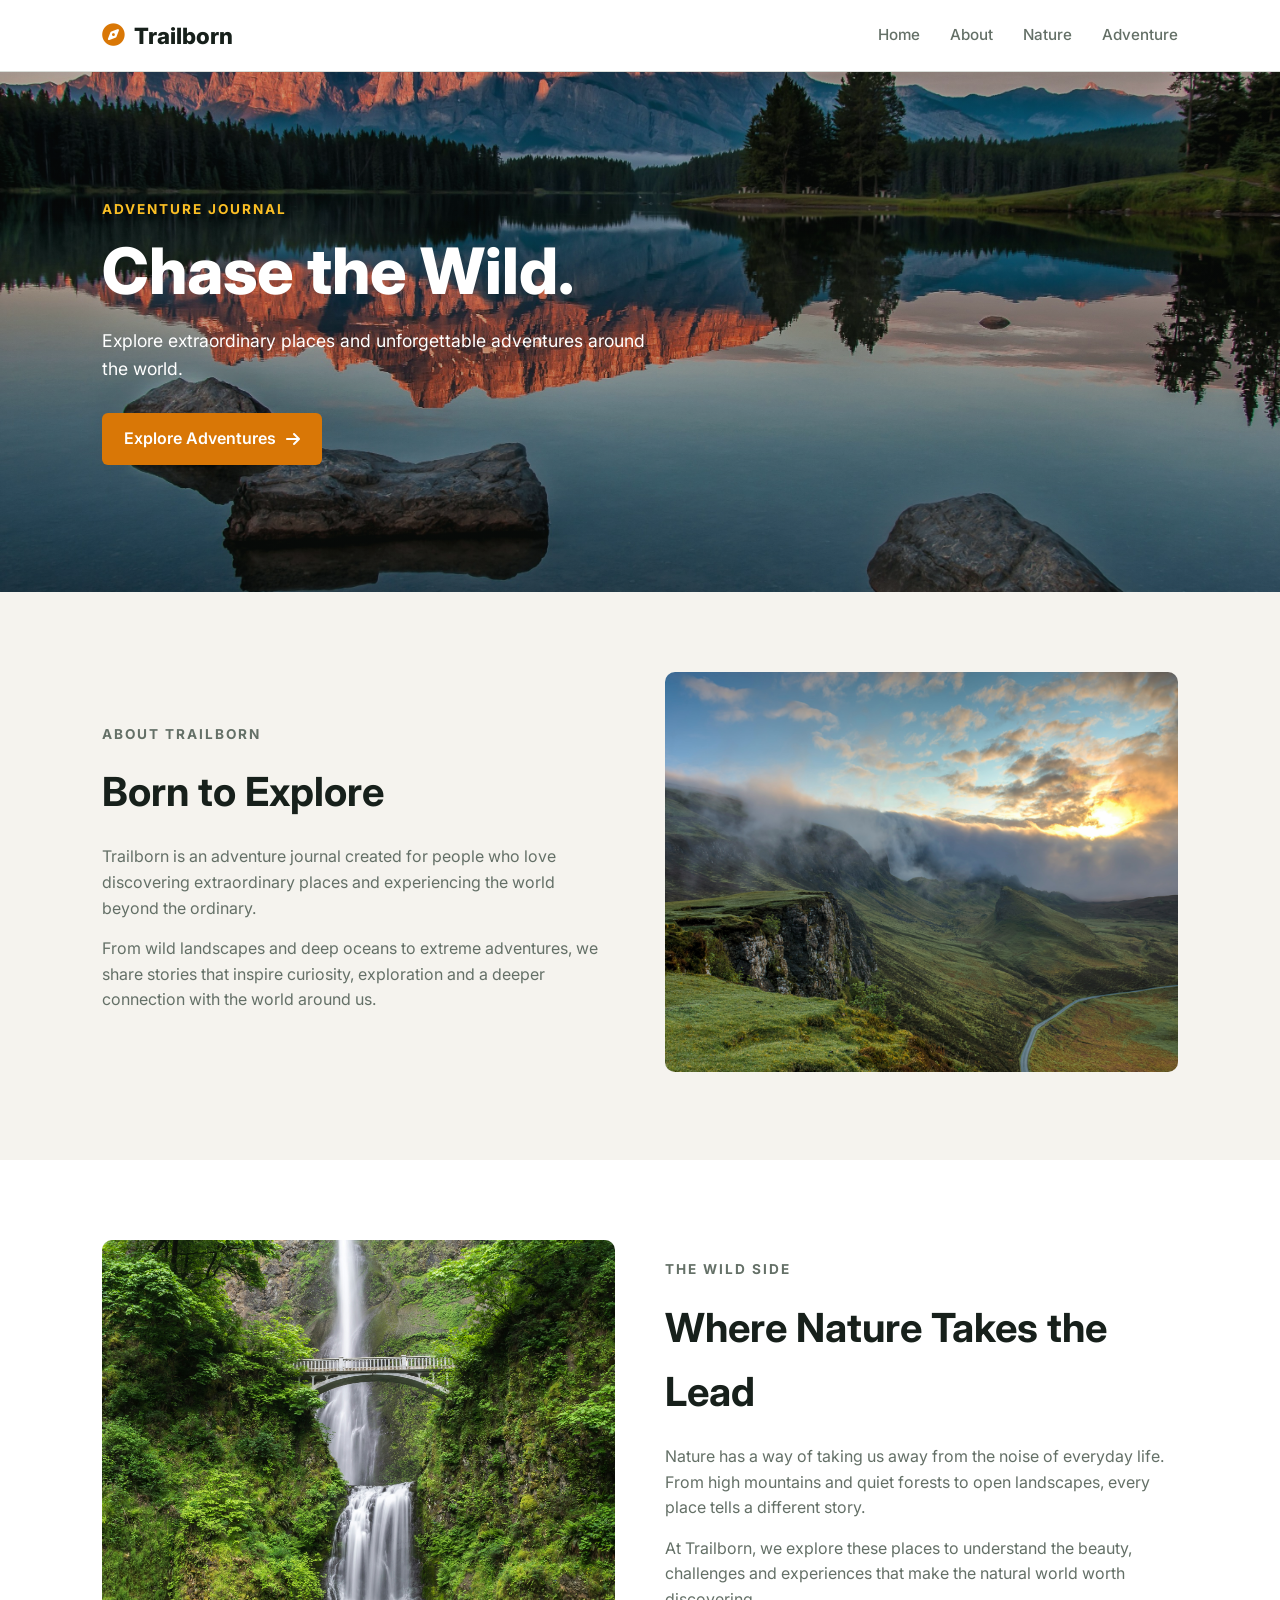
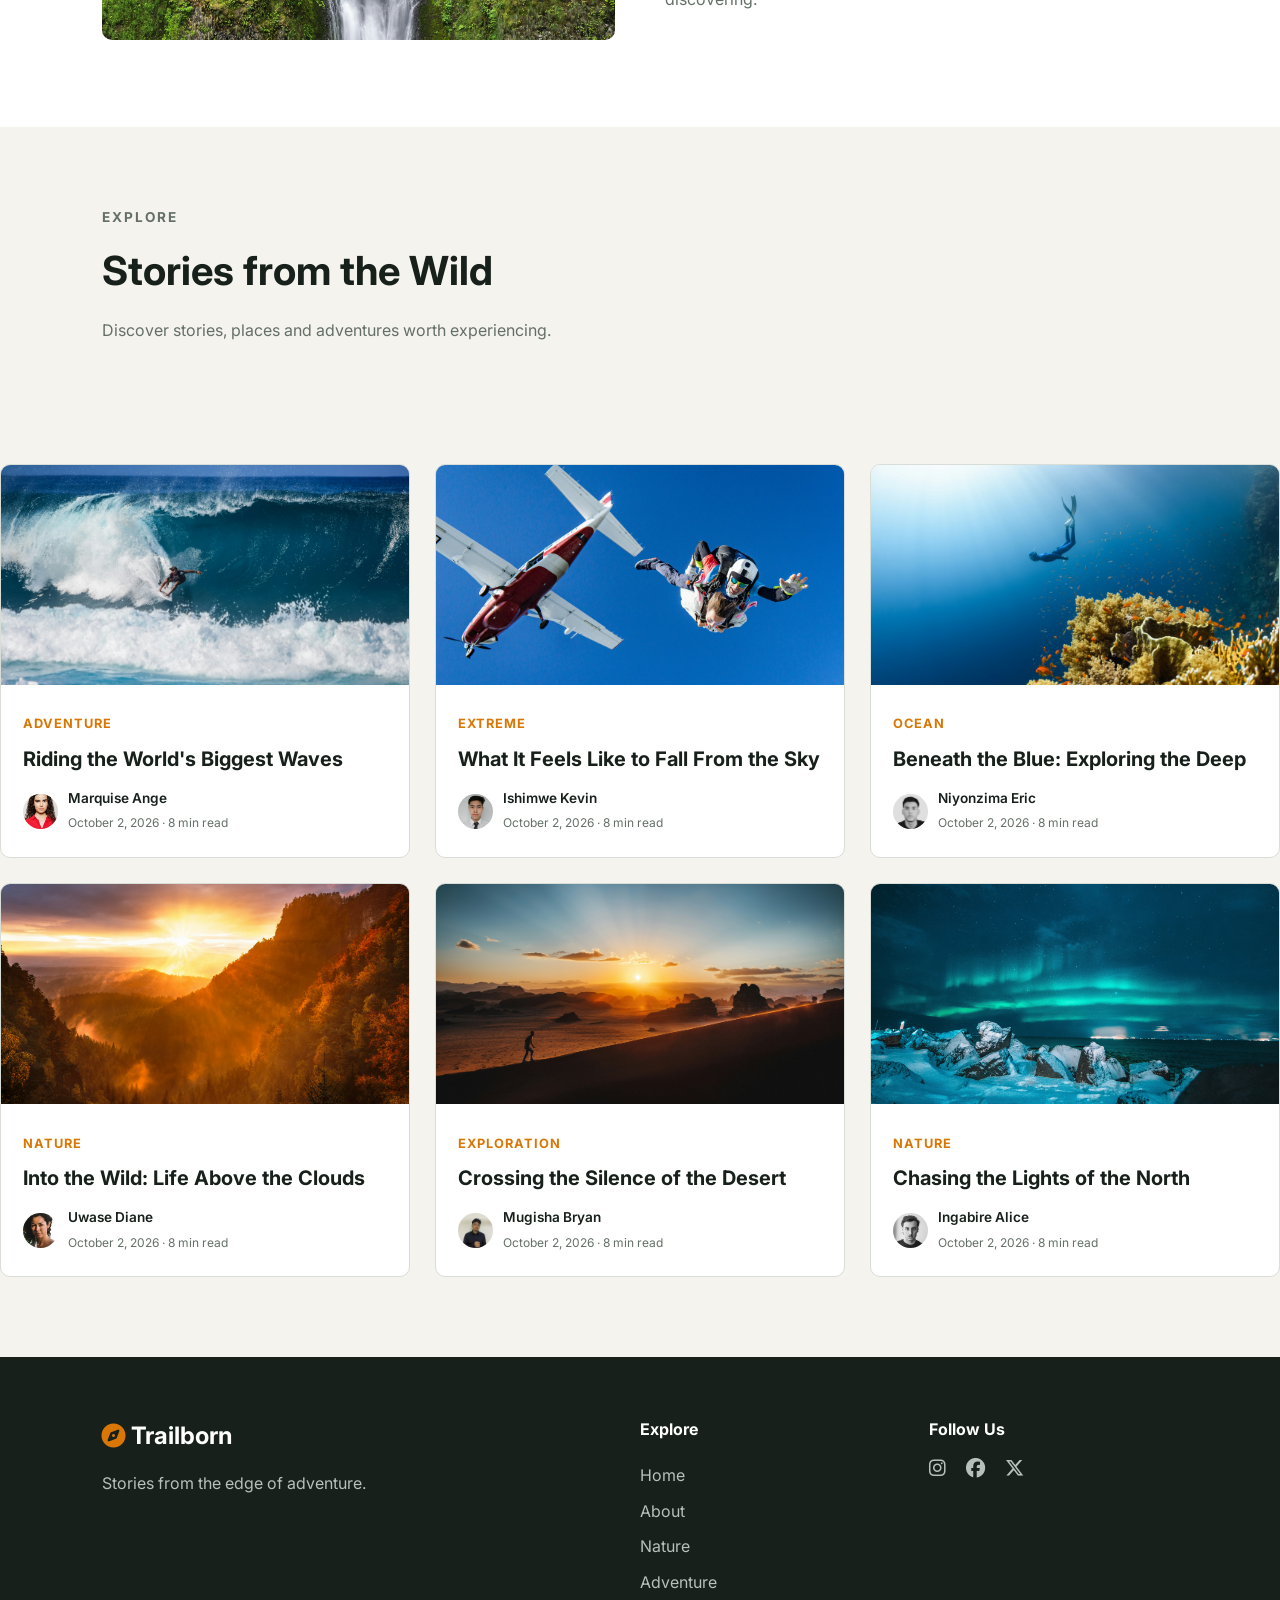
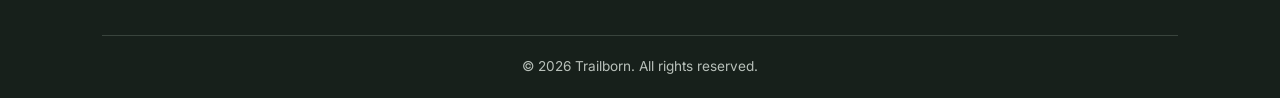
<file: index.html>
<!DOCTYPE html>
<html lang="en">
<head>
    <meta charset="UTF-8">
    <meta name="viewport" content="width=device-width, initial-scale=1.0">
    <title>Adventure Journal</title>
    <!-- Website font -->
    <link rel="preconnect" href="https://fonts.googleapis.com">
    <link rel="preconnect" href="https://fonts.gstatic.com" crossorigin>
    <link href="https://fonts.googleapis.com/css2?family=Inter:wght@400;500;600;700;800&display=swap"
        rel="stylesheet">
    <!-- Font Awesome icons -->
    <link rel="stylesheet" href="https://cdnjs.cloudflare.com/ajax/libs/font-awesome/6.5.2/css/all.min.css">
    <!-- Main CSS file -->
    <link rel="stylesheet" href="CSS/Index.css">
</head>
<body>

    <!-- Navigation -->
    <header class="navbar">

        <div class="logo">
            <a href="index.html">
                <i class="fa-solid fa-compass"></i>
                Trailborn
            </a>
        </div>

        <nav>
            <a href="index.html">Home</a>
            <a href="#about">About</a>
            <a href="#nature">Nature</a>
            <a href="#adventure">Adventure</a>
            
            
        </nav>
    </header>

<!-- Hero Banner -->
<section class="hero">
    <div class="hero-content">
        <p class="hero-label">ADVENTURE JOURNAL</p>
        <h1>Chase the Wild.</h1>
        <p class="hero-text">
            Explore extraordinary places and unforgettable adventures around the world.
        </p>

        <a href="#adventure" class="hero-button">
            Explore Adventures
            <i class="fa-solid fa-arrow-right"></i>
        </a>
    </div>
</section>


<!-- About Section -->
<section class="about-section" id="about">
    <div class="about-image">
        <img src="images/about.jpg" alt="Traveler exploring a mountain landscape">
    </div>
    <div class="about-content">
        <p class="section-label">ABOUT TRAILBORN</p>
        <h2>Born to Explore</h2>
        <p>
            Trailborn is an adventure journal created for people who
            love discovering extraordinary places and experiencing
            the world beyond the ordinary.
        </p>
        <p>
            From wild landscapes and deep oceans to extreme adventures,
            we share stories that inspire curiosity, exploration and
            a deeper connection with the world around us.
        </p>
    </div>
</section>

<!-- Nature Section -->
<section class="nature-section" id="nature">
    <div class="nature-image">
        <img src="images/Nature.jpg" alt="Mountain landscape surrounded by nature">
    </div>
    <div class="nature-content">
        <p class="section-label">THE WILD SIDE</p>
        <h2>Where Nature Takes the Lead</h2>
        <p>
            Nature has a way of taking us away from the noise of everyday
            life. From high mountains and quiet forests to open landscapes,
            every place tells a different story.
        </p>
        <p>
            At Trailborn, we explore these places to understand the beauty,
            challenges and experiences that make the natural world worth
            discovering.
        </p>
    </div>
</section>

<!-- Blog Section -->
<section class="blog-section" id="adventure">
    <div class="section-heading">
        <p class="section-label">EXPLORE</p>
        <h2>Stories from the Wild</h2>
        <p>Discover stories, places and adventures worth experiencing. </p>
    </div>
</section>

<div class="blog-grid">
    <!-- Card 1 -->
    <article class="blog-card">
        <a href="article.html">
            <img src="images/image1.jpg" alt="Surfer riding a large ocean wave">
            <div class="blog-card-content">
                <p class="blog-category">ADVENTURE</p>
                <h3>Riding the World's Biggest Waves</h3>
               <div class="blog-author">
    <img src="images/author.jpg" alt="Author">
    <div>
        <p>Marquise Ange</p>
        <span>October 2, 2026 · 8 min read</span>
    </div>
</div>
            </div>
        </a>
    </article>


    <!-- Card 2 -->
    <article class="blog-card">
        <a href="article.html">
            <img src="images/image2.jpg" alt="Person skydiving above the mountains">
            <div class="blog-card-content">
                <p class="blog-category">EXTREME</p>
                <h3>What It Feels Like to Fall From the Sky</h3>
               <div class="blog-author">
    <img src="images/author1.jpg" alt="Author">
    <div>
        <p>Ishimwe Kevin</p>
        <span>October 2, 2026 · 8 min read</span>
    </div>
</div>

            </div>
        </a>
    </article>


    <!-- Card 3 -->
    <article class="blog-card">
        <a href="article.html">
            <img src="images/image3.jpg" alt="Diver exploring the deep ocean">
            <div class="blog-card-content">
                <p class="blog-category">OCEAN</p>
                <h3>Beneath the Blue: Exploring the Deep</h3>
                <div class="blog-author">
    <img src="images/author2.jpg" alt="Author">
    <div>
        <p>Niyonzima Eric</p>
        <span>October 2, 2026 · 8 min read</span>
    </div>
</div>
            </div>
        </a>
    </article>


    <!-- Card 4 -->
    <article class="blog-card">
        <a href="article.html">
            <img src="images/image4.jpg" alt="Mountain landscape above the clouds">
            <div class="blog-card-content">
                <p class="blog-category">NATURE</p>
                <h3>Into the Wild: Life Above the Clouds</h3>
                <div class="blog-author">
    <img src="images/author3.jpg" alt="Author">
    <div>
        <p>Uwase Diane</p>
        <span>October 2, 2026 · 8 min read</span>
    </div>
</div>
            </div>
        </a>
    </article>


    <!-- Card 5 -->
    <article class="blog-card">
        <a href="article.html">
            <img src="images/image5.jpg" alt="Traveler crossing a vast desert">

            <div class="blog-card-content">
                <p class="blog-category">EXPLORATION</p>
                <h3>Crossing the Silence of the Desert</h3>
                <div class="blog-author">
    <img src="images/author4.jpg" alt="Author">
    <div>
        <p>Mugisha Bryan</p>
        <span>October 2, 2026 · 8 min read</span>
    </div>
</div>
            </div>
        </a>
    </article>


    <!-- Card 6 -->
    <article class="blog-card">
        <a href="article.html">
            <img src="images/image6.jpg" alt="Northern lights over a mountain landscape">

            <div class="blog-card-content">
                <p class="blog-category">NATURE</p>
                <h3>Chasing the Lights of the North</h3>
                <div class="blog-author">
    <img src="images/author5.jpg" alt="Author">
    <div>
        <p>Ingabire Alice</p>
        <span>October 2, 2026 · 8 min read</span>
    </div>
</div>
            </div>
        </a>
    </article>

</div>

<!-- Footer -->
<footer class="footer" id="about">

    <div class="footer-content">

        <div class="footer-brand">
            <h2>
                <i class="fa-solid fa-compass"></i>
                Trailborn
            </h2>

            <p>
                Stories from the edge of adventure.
            </p>
        </div>

        <div class="footer-links">
            <h3>Explore</h3>

            <a href="index.html">Home</a>
            <a href="#about">About</a>
            <a href="#nature">Nature</a>
            <a href="#adventure">Adventure</a>
        </div>

        <div class="footer-social">
            <h3>Follow Us</h3>
            <a href="#">
                <i class="fa-brands fa-instagram"></i>
            </a>
            <a href="#">
                <i class="fa-brands fa-facebook"></i>
            </a>
            <a href="#">
                <i class="fa-brands fa-x-twitter"></i>
            </a>
        </div>
    </div>

    <div class="footer-bottom">
        <p>&copy; 2026 Trailborn. All rights reserved.</p>
    </div>
</footer>

</body>
</html>
</file>
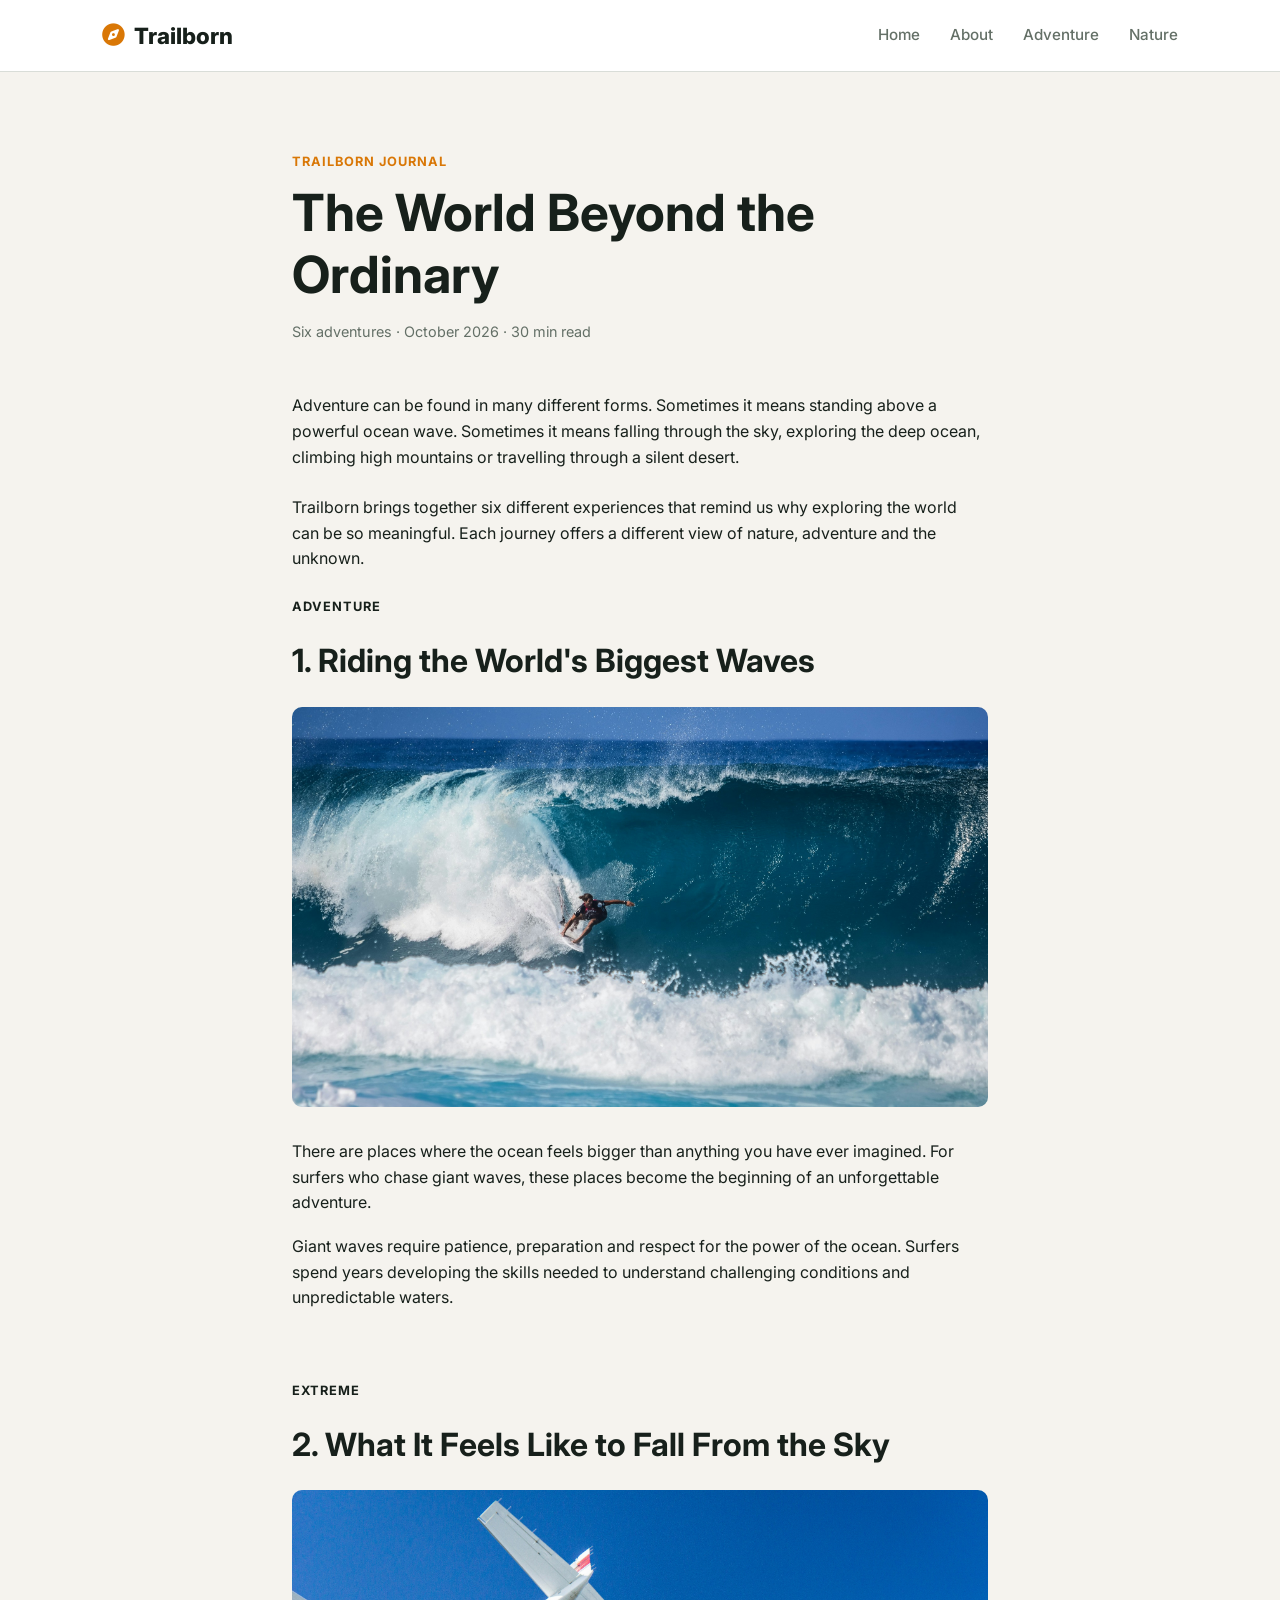
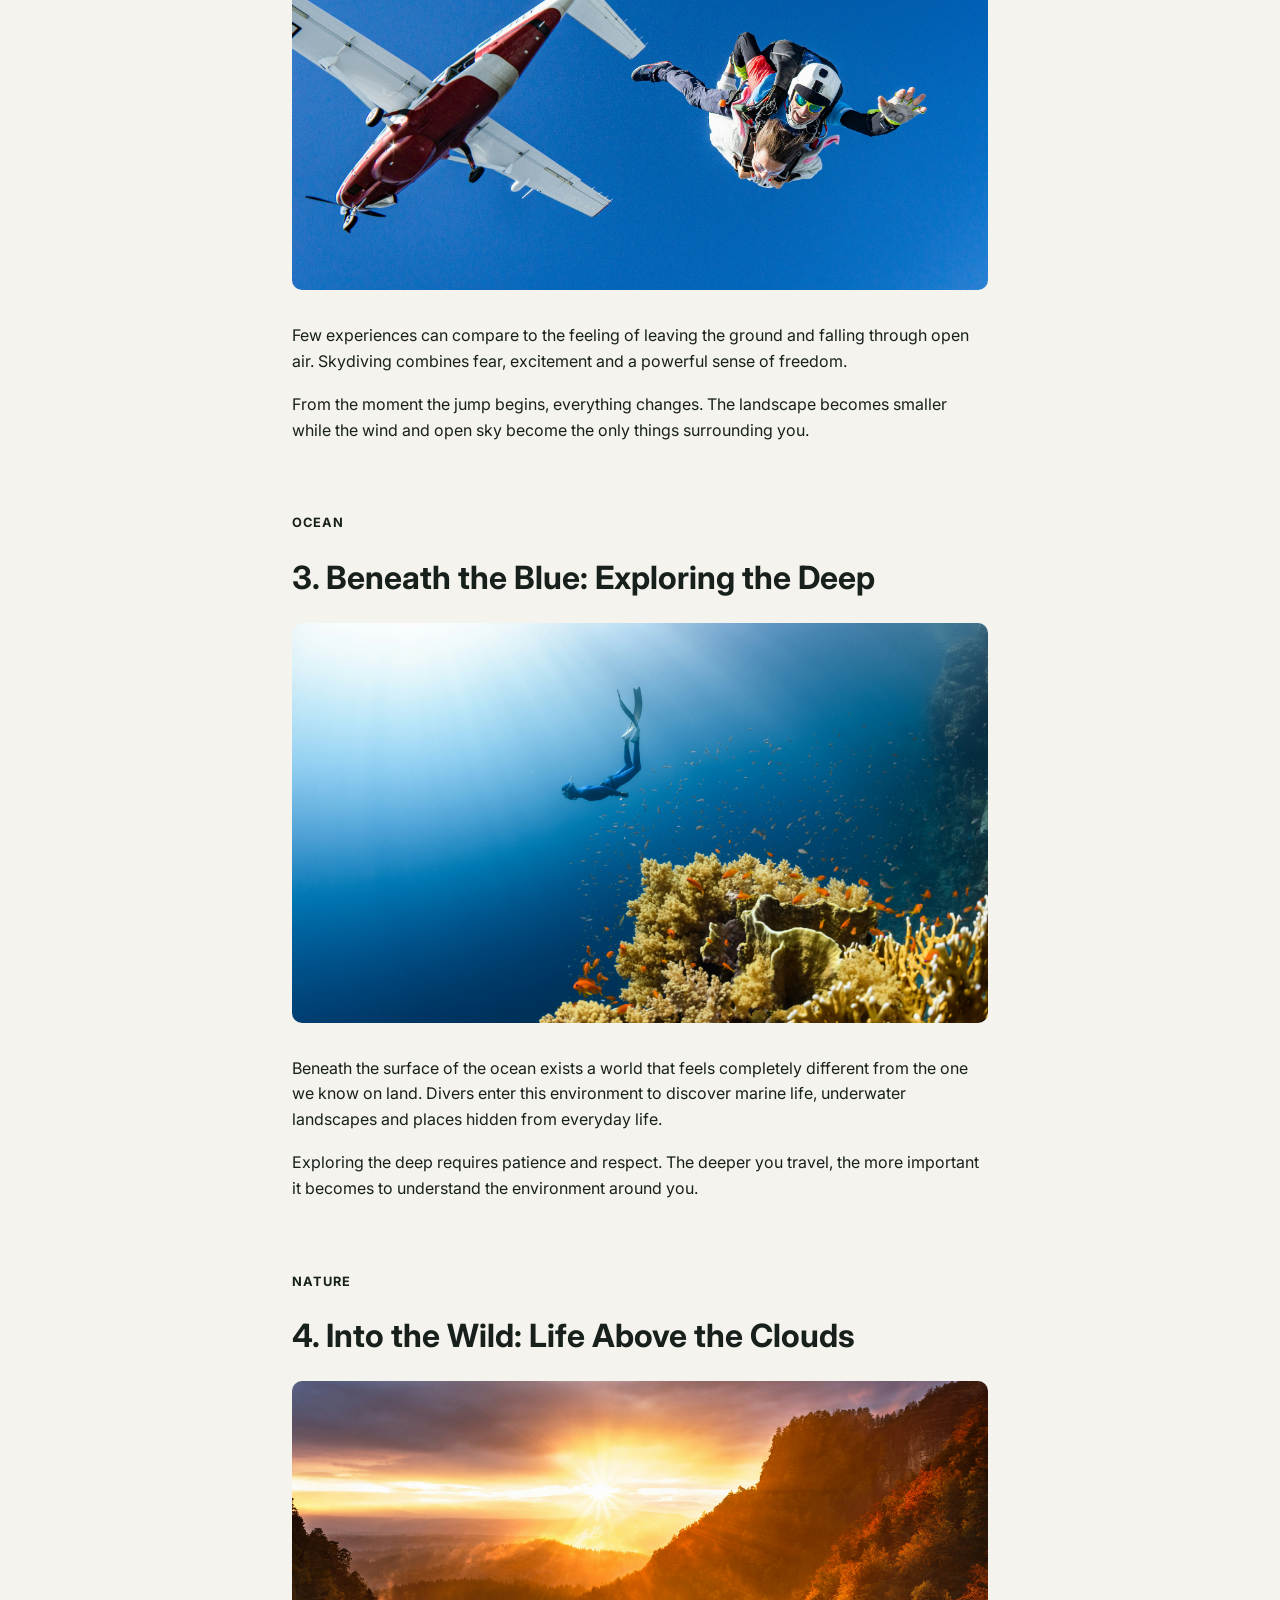
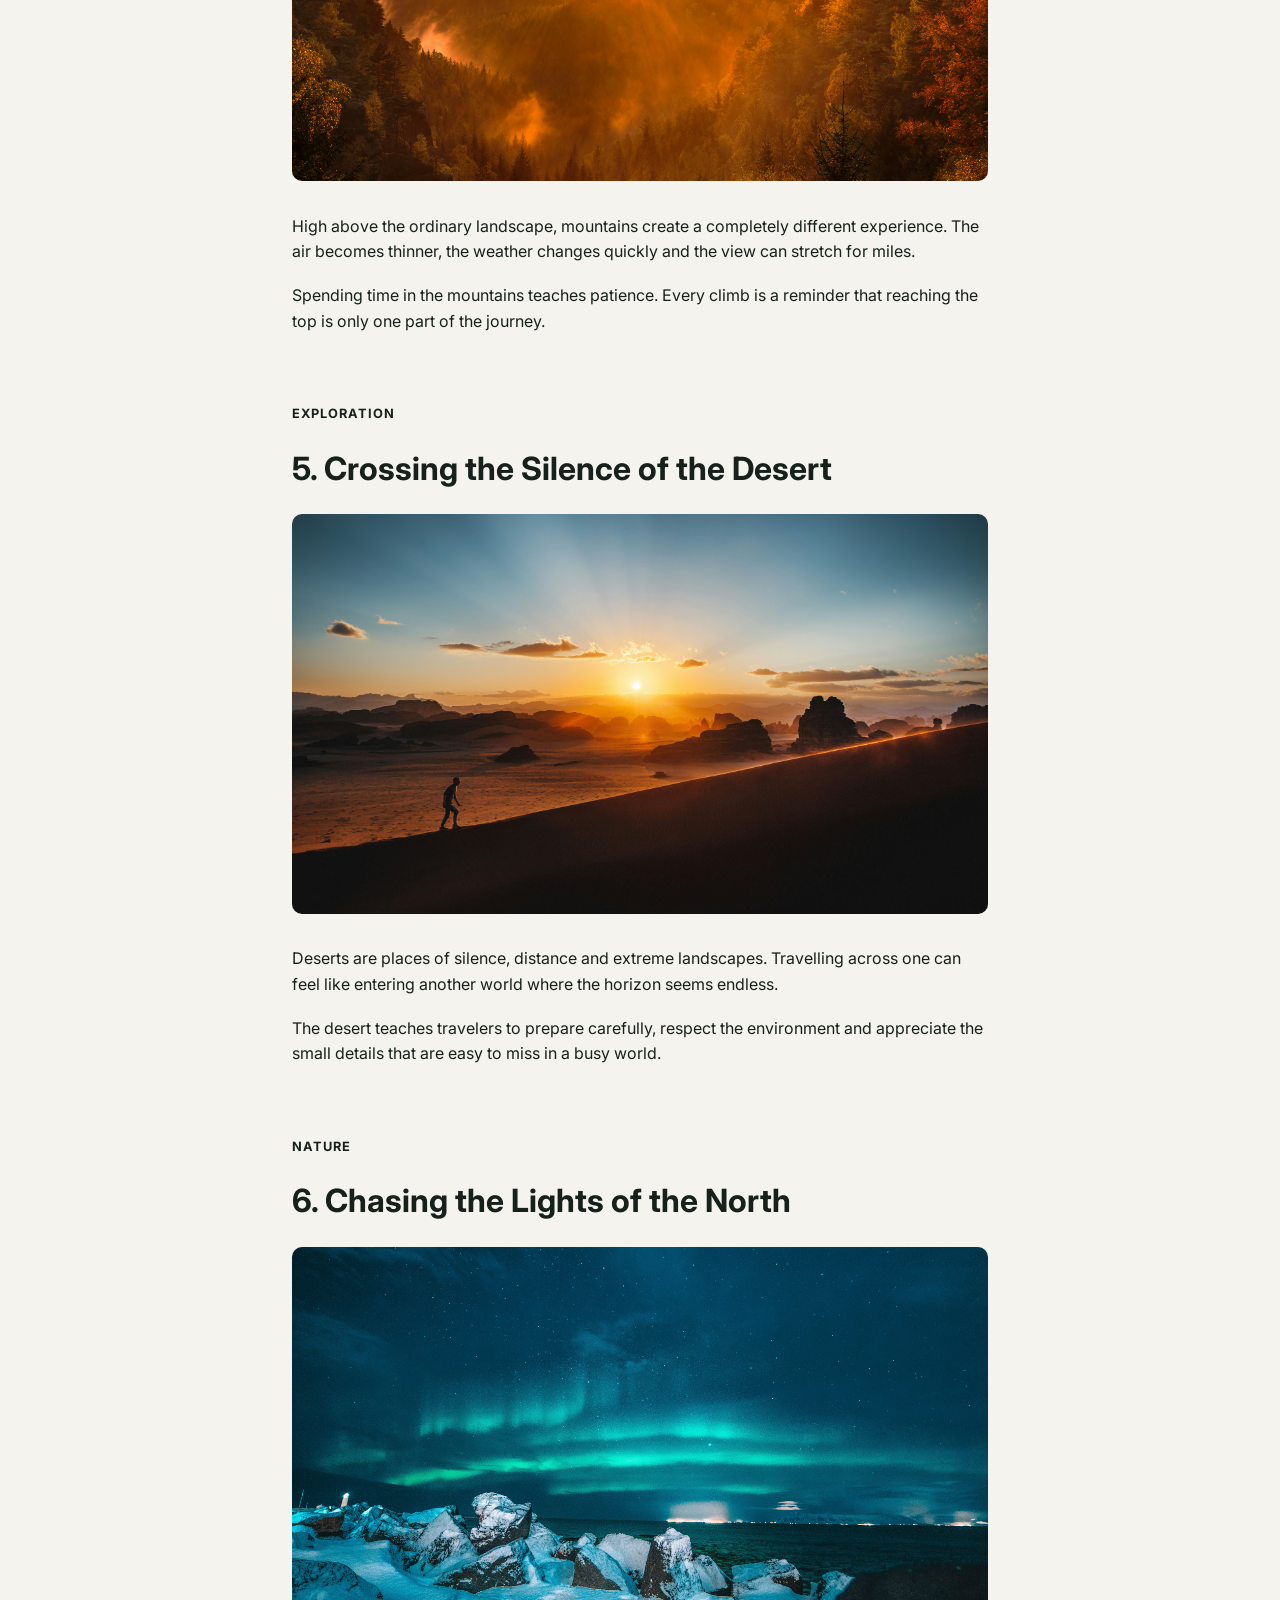
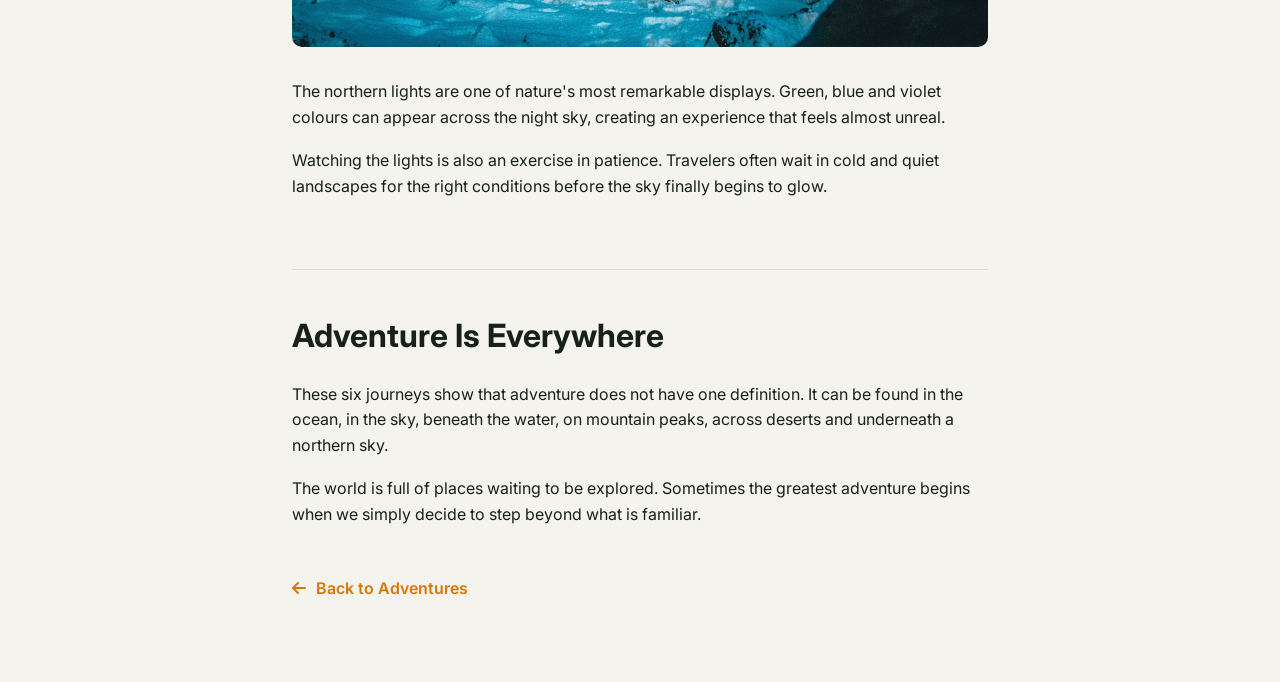
<file: article.html>
<!DOCTYPE html>
<html lang="en">
<head>
    <meta charset="UTF-8">
    <meta name="viewport" content="width=device-width, initial-scale=1.0">
    <title>Trailborn </title>

    <!-- Google Font -->
    <link rel="preconnect" href="https://fonts.googleapis.com">
    <link rel="preconnect" href="https://fonts.gstatic.com" crossorigin>
    <link href="https://fonts.googleapis.com/css2?family=Inter:wght@400;500;600;700;800&display=swap"
        rel="stylesheet">

    <!-- Font Awesome -->
    <link rel="stylesheet"
        href="https://cdnjs.cloudflare.com/ajax/libs/font-awesome/6.5.2/css/all.min.css">

    <!-- CSS -->
    <link rel="stylesheet" href="CSS/Index.css">
</head>

<body>

    <!-- Navigation -->
    <header class="navbar">

        <div class="logo">
            <a href="index.html">
                <i class="fa-solid fa-compass"></i>
                Trailborn
            </a>
        </div>

        <nav>
            <a href="index.html">Home</a>
            <a href="index.html#about">About</a>
            <a href="index.html#adventure">Adventure</a>
            <a href="index.html#nature">Nature</a>
        </nav>

    </header>


    <!-- Full Article -->
    <main class="article">

        <!-- Article Introduction -->
        <div class="article-header">

            <p class="blog-category">TRAILBORN JOURNAL</p>

            <h1>The World Beyond the Ordinary</h1>

            <p class="article-info">
                Six adventures · October 2026 · 30 min read
            </p>

        </div>


        <!-- Introduction -->
        <div class="article-content">

            <p>
                Adventure can be found in many different forms. Sometimes
                it means standing above a powerful ocean wave. Sometimes
                it means falling through the sky, exploring the deep ocean,
                climbing high mountains or travelling through a silent desert.
            </p>

            <p>
                Trailborn brings together six different experiences that
                remind us why exploring the world can be so meaningful.
                Each journey offers a different view of nature, adventure
                and the unknown.
            </p>


            <!-- Adventure 1 -->
            <article class="article-story">

                <p class="blog-category">ADVENTURE</p>

                <h2>1. Riding the World's Biggest Waves</h2>

                <img
                    src="images/image1.jpg"
                    alt="Surfer riding a large ocean wave"
                    class="article-story-image">

                <p>
                    There are places where the ocean feels bigger than
                    anything you have ever imagined. For surfers who chase
                    giant waves, these places become the beginning of an
                    unforgettable adventure.
                </p>

                <p>
                    Giant waves require patience, preparation and respect
                    for the power of the ocean. Surfers spend years
                    developing the skills needed to understand challenging
                    conditions and unpredictable waters.
                </p>

            </article>


            <!-- Adventure 2 -->
            <article class="article-story">

                <p class="blog-category">EXTREME</p>

                <h2>2. What It Feels Like to Fall From the Sky</h2>

                <img
                    src="images/image2.jpg"
                    alt="Person skydiving above the mountains"
                    class="article-story-image">

                <p>
                    Few experiences can compare to the feeling of leaving
                    the ground and falling through open air. Skydiving
                    combines fear, excitement and a powerful sense of freedom.
                </p>

                <p>
                    From the moment the jump begins, everything changes.
                    The landscape becomes smaller while the wind and open
                    sky become the only things surrounding you.
                </p>

            </article>


            <!-- Adventure 3 -->
            <article class="article-story">

                <p class="blog-category">OCEAN</p>

                <h2>3. Beneath the Blue: Exploring the Deep</h2>

                <img
                    src="images/image3.jpg"
                    alt="Diver exploring the deep ocean"
                    class="article-story-image">

                <p>
                    Beneath the surface of the ocean exists a world that
                    feels completely different from the one we know on land.
                    Divers enter this environment to discover marine life,
                    underwater landscapes and places hidden from everyday life.
                </p>

                <p>
                    Exploring the deep requires patience and respect.
                    The deeper you travel, the more important it becomes
                    to understand the environment around you.
                </p>

            </article>


            <!-- Adventure 4 -->
            <article class="article-story">

                <p class="blog-category">NATURE</p>

                <h2>4. Into the Wild: Life Above the Clouds</h2>

                <img
                    src="images/image4.jpg"
                    alt="Mountain landscape above the clouds"
                    class="article-story-image">

                <p>
                    High above the ordinary landscape, mountains create
                    a completely different experience. The air becomes
                    thinner, the weather changes quickly and the view can
                    stretch for miles.
                </p>

                <p>
                    Spending time in the mountains teaches patience.
                    Every climb is a reminder that reaching the top is
                    only one part of the journey.
                </p>

            </article>


            <!-- Adventure 5 -->
            <article class="article-story">

                <p class="blog-category">EXPLORATION</p>

                <h2>5. Crossing the Silence of the Desert</h2>

                <img
                    src="images/image5.jpg"
                    alt="Traveler crossing a vast desert"
                    class="article-story-image">

                <p>
                    Deserts are places of silence, distance and extreme
                    landscapes. Travelling across one can feel like entering
                    another world where the horizon seems endless.
                </p>

                <p>
                    The desert teaches travelers to prepare carefully,
                    respect the environment and appreciate the small details
                    that are easy to miss in a busy world.
                </p>

            </article>


            <!-- Adventure 6 -->
            <article class="article-story">

                <p class="blog-category">NATURE</p>

                <h2>6. Chasing the Lights of the North</h2>

                <img
                    src="images/image6.jpg"
                    alt="Northern lights over a mountain landscape"
                    class="article-story-image">

                <p>
                    The northern lights are one of nature's most remarkable
                    displays. Green, blue and violet colours can appear
                    across the night sky, creating an experience that feels
                    almost unreal.
                </p>

                <p>
                    Watching the lights is also an exercise in patience.
                    Travelers often wait in cold and quiet landscapes for
                    the right conditions before the sky finally begins to glow.
                </p>

            </article>


            <!-- Conclusion -->
            <article class="article-conclusion">

                <h2>Adventure Is Everywhere</h2>

                <p>
                    These six journeys show that adventure does not have
                    one definition. It can be found in the ocean, in the
                    sky, beneath the water, on mountain peaks, across deserts
                    and underneath a northern sky.
                </p>

                <p>
                    The world is full of places waiting to be explored.
                    Sometimes the greatest adventure begins when we simply
                    decide to step beyond what is familiar.
                </p>

            </article>

            <!-- Back Button -->
            <a href="index.html#adventure" class="back-button">
                <i class="fa-solid fa-arrow-left"></i>
                Back to Adventures
            </a>

        </div>

    </main>

</body>

</html>
</file>
<file: CSS/Index.css>
:root {
    --primary-color: #d97706;
    --secondary-color: #17201b;
    --accent-color: #0f766e;
    --background-color: #f5f3ee;
    --white-color: #ffffff;
    --text-color: #17201b;
    --light-text-color: #647067;
    --border-color: #d9ddd8;
}

* {
    margin: 0;
    padding: 0;
    box-sizing: border-box;
}

html {
    scroll-behavior: smooth;
}

body {
    font-family: "Inter", sans-serif;
    background-color: var(--background-color);
    color: var(--text-color);
    line-height: 1.6;
}

a {
    text-decoration: none;
    color: inherit;
}


/* NAVIGATION BAR */

.navbar {
    width: 100%;
    min-height: 72px;
    background-color: var(--white-color);
    display: flex;
    align-items: center;
    justify-content: space-between;
    padding: 0 8%;
    border-bottom: 1px solid var(--border-color);
    position: sticky;
    top: 0;
    z-index: 1000;
}

.logo a {
    display: flex;
    align-items: center;
    gap: 10px;
    color: var(--secondary-color);
    font-size: 1.4rem;
    font-weight: 800;
}

.logo i {
    color: var(--primary-color);
}

.navbar nav {
    display: flex;
    align-items: center;
    gap: 30px;
}

.navbar nav a {
    color: var(--light-text-color);
    font-size: 0.95rem;
    font-weight: 500;
    transition: color 0.3s ease;
}

.navbar nav a:hover {
    color: var(--primary-color);
}


/* HERO / HOME BANNER */

.hero {
    min-height: 520px;
    padding: 80px 8%;
    display: flex;
    align-items: center;
    background:
        linear-gradient(
            rgba(23, 32, 27, 0.20),
            rgba(23, 32, 27, 0.30)
        ),
        url("/images/image.jpg") center/cover no-repeat;

    color: var(--white-color);
}

.hero-content {
    max-width: 650px;
}

.hero-label {
    margin-bottom: 15px;
    color: #fbbf24;
    font-size: 0.85rem;
    font-weight: 700;
    letter-spacing: 2px;
}

.hero h1 {
    margin-bottom: 20px;
    font-size: 4rem;
    line-height: 1.1;
    font-weight: 800;
}

.hero-text {
    max-width: 550px;
    margin-bottom: 30px;
    font-size: 1.1rem;
}

.hero-button {
    display: inline-flex;
    align-items: center;
    gap: 10px;
    padding: 13px 22px;
    background-color: var(--primary-color);
    color: var(--white-color);
    border-radius: 6px;
    font-weight: 600;
    transition: background-color 0.3s ease;
}

.hero-button:hover {
    background-color: var(--accent-color);
}


/* ABOUT SECTION */

.about-section {
    padding: 80px 8%;
    display: grid;
    grid-template-columns: 1fr 1fr;
    gap: 50px;
    align-items: center;
    background-color: var(--background-color);
}

.about-image {
    grid-column: 2;
}

.about-content {
    grid-column: 1;
    grid-row: 1;
    max-width: 600px;
}

.about-image img {
    width: 100%;
    height: 400px;
    object-fit: cover;
    border-radius: 10px;
}

.about-content h2 {
    margin-bottom: 20px;
    color: var(--secondary-color);
    font-size: 2.5rem;
}

.about-content p {
    margin-bottom: 15px;
    color: var(--light-text-color);
}


/* NATURE SECTION */

.nature-section {
    padding: 80px 8%;
    display: grid;
    grid-template-columns: 1fr 1fr;
    gap: 50px;
    align-items: center;
    background-color: var(--white-color);
}

.nature-image img {
    width: 100%;
    height: 400px;
    object-fit: cover;
    border-radius: 10px;
}

.nature-content h2 {
    margin-bottom: 20px;
    color: var(--secondary-color);
    font-size: 2.5rem;
}

.nature-content p {
    margin-bottom: 15px;
    color: var(--light-text-color);
}


/* BLOG / ADVENTURE SECTION */

.blog-section {
    padding: 80px 8%;
}

.section-heading {
    max-width: 650px;
    margin-bottom: 40px;
}

.section-label {
    margin-bottom: 10px;
    color: var(--primary-color);
    font-size: 0.85rem;
    font-weight: 700;
    letter-spacing: 2px;
}

.section-heading h2 {
    margin-bottom: 15px;
    color: var(--secondary-color);
    font-size: 2.5rem;
}

.section-heading p {
    color: var(--light-text-color);
}


/* BLOG CARD GRID */

.blog-grid {
    display: grid;
    grid-template-columns: repeat(3, 1fr);
    gap: 25px;
}


/* BLOG CARDS */

.blog-card {
    background-color: var(--white-color);
    border: 1px solid var(--border-color);
    border-radius: 10px;
    overflow: hidden;
    transition: transform 0.3s ease, box-shadow 0.3s ease;
}

.blog-card a {
    display: block;
    color: inherit;
}

.blog-card img {
    width: 100%;
    height: 220px;
    object-fit: cover;
    transition: transform 0.3s ease;
}

.blog-card-content {
    padding: 22px;
}

.blog-category {
    margin-bottom: 10px;
    color: var(--primary-color);
    font-size: 0.8rem;
    font-weight: 700;
    letter-spacing: 1px;
}

.blog-card h3 {
    margin-bottom: 12px;
    color: var(--secondary-color);
    font-size: 1.25rem;
    line-height: 1.4;
}

.blog-info {
    color: var(--light-text-color);
    font-size: 0.85rem;
}

/*  BLOG AUTHOR*/

.blog-author {
    display: flex;
    align-items: center;
    gap: 10px;
    margin-top: 15px;
}

.blog-author img {
    width: 35px;
    height: 35px;
    border-radius: 50%;
    object-fit: cover;
}

.blog-author p {
    margin: 0;
    color: var(--secondary-color);
    font-size: 0.85rem;
    font-weight: 600;
}

.blog-author span {
    color: var(--light-text-color);
    font-size: 0.75rem;
}

/* BLOG CARD HOVER EFFECT */

.blog-card:hover {
    transform: translateY(-6px);
    box-shadow: 0 10px 25px rgba(23, 32, 27, 0.12);
}

.blog-card:hover img {
    transform: scale(1.03);
}


/* FOOTER */

.footer {
    margin-top: 80px;
    padding: 60px 8% 20px;
    background-color: var(--secondary-color);
    color: var(--white-color);
}

.footer-content {
    display: grid;
    grid-template-columns: 2fr 1fr 1fr;
    gap: 40px;
    padding-bottom: 40px;
}

.footer-brand h2 {
    margin-bottom: 15px;
}

.footer-brand h2 i {
    color: var(--primary-color);
}

.footer-brand p {
    color: #b8c0ba;
}

.footer-links,
.footer-social {
    display: flex;
    flex-direction: column;
    gap: 10px;
}

.footer-links h3,
.footer-social h3 {
    margin-bottom: 10px;
    font-size: 1rem;
}

.footer-links a {
    color: #b8c0ba;
    transition: color 0.3s ease;
}

.footer-links a:hover {
    color: var(--primary-color);
}

.footer-social {
    display: block;
}

.footer-social a {
    margin-right: 15px;
    color: #b8c0ba;
    font-size: 1.2rem;
    transition: color 0.3s ease;
}

.footer-social a:hover {
    color: var(--primary-color);
}


/* FOOTER BOTTOM */

.footer-bottom {
    padding-top: 20px;
    border-top: 1px solid #39443d;
    text-align: center;
    color: #b8c0ba;
    font-size: 0.85rem;
}

/* ==============================
   RESPONSIVE DESIGN
============================== */

@media (max-width: 900px) {

    .blog-grid {
        grid-template-columns: repeat(2, 1fr);
    }

    .about-section,
    .nature-section {
        gap: 30px;
    }

    .hero h1 {
        font-size: 3.2rem;
    }

}


/* RESPONSIVENESS */

@media (max-width: 600px) {

    .navbar {
        flex-direction: column;
        gap: 15px;
        padding: 20px 8%;
    }

    .navbar nav {
        gap: 15px;
        flex-wrap: wrap;
        justify-content: center;
    }

    .hero {
        min-height: 500px;
        padding: 60px 8%;
    }

    .hero h1 {
        font-size: 2.5rem;
    }

    .hero-text {
        font-size: 1rem;
    }

    .about-section,
    .nature-section {
        grid-template-columns: 1fr;
        padding: 60px 8%;
    }

    .about-image {
        grid-column: 1;
        grid-row: 1;
    }

    .about-content {
        grid-column: 1;
        grid-row: 2;
    }

    .nature-image {
        grid-column: 1;
    }

    .nature-content {
        grid-column: 1;
    }

    .about-image img,
    .nature-image img {
        height: 300px;
    }

    .section-heading h2,
    .about-content h2,
    .nature-content h2 {
        font-size: 2rem;
    }

    .blog-section {
        padding: 60px 8%;
    }

    .blog-grid {
        grid-template-columns: 1fr;
    }

    .footer-content {
        grid-template-columns: 1fr;
        gap: 30px;
    }

}


/* ARTICLE PAGE*/

.article {
    max-width: 900px;
    margin: 0 auto;
    padding: 80px 8%;
}

.article-header {
    margin-bottom: 50px;
}

.article-header h1 {
    margin-bottom: 15px;
    color: var(--secondary-color);
    font-size: 3.2rem;
    line-height: 1.2;
}

.article-info {
    color: var(--light-text-color);
    font-size: 0.9rem;
}


/*  ARTICLE STORIES */

.article-story {
    margin-bottom: 70px;
}

.article-story h2 {
    margin-bottom: 20px;
    color: var(--secondary-color);
    font-size: 2rem;
}

.article-story-image {
    width: 100%;
    height: 400px;
    object-fit: cover;
    border-radius: 10px;
    margin-bottom: 25px;
}

.article-story p {
    margin-bottom: 18px;
    color: var(--text-color);
}


/* ARTICLE INTRODUCTION */

.article-content > p {
    margin-bottom: 25px;
    color: var(--text-color);
}


/* ARTICLE CONCLUSION */

.article-conclusion {
    margin-top: 20px;
    padding-top: 40px;
    border-top: 1px solid var(--border-color);
}

.article-conclusion h2 {
    margin-bottom: 20px;
    color: var(--secondary-color);
    font-size: 2rem;
}

.article-conclusion p {
    margin-bottom: 18px;
}


/* BACK BUTTON*/

.back-button {
    display: inline-flex;
    align-items: center;
    gap: 10px;
    margin-top: 30px;
    color: var(--primary-color);
    font-weight: 600;
    transition: color 0.3s ease;
}

.back-button:hover {
    color: var(--accent-color);
}
</file>
